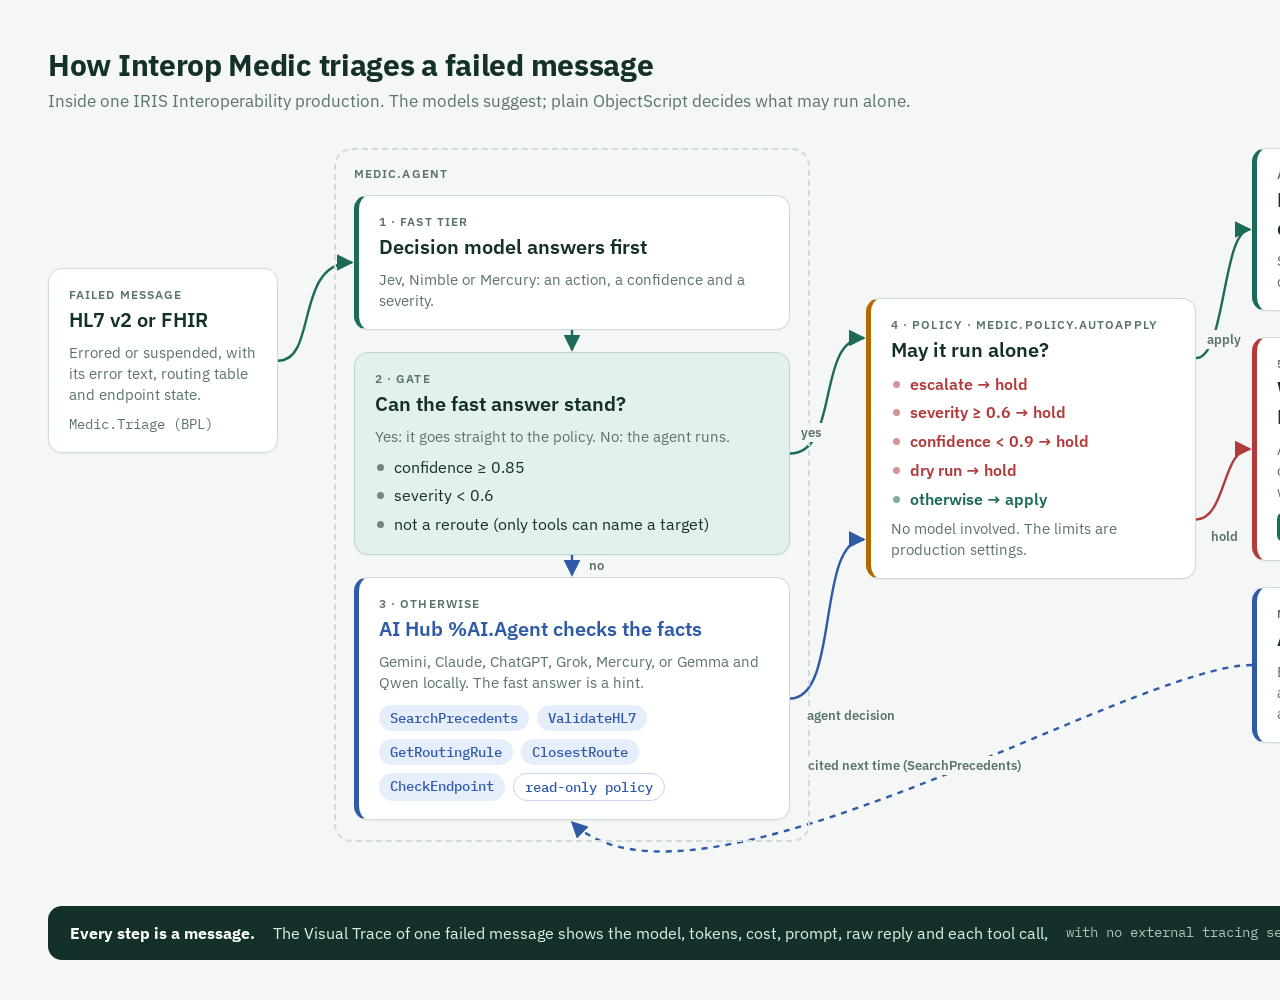
<file: docs/media/how-it-works.html>
<!doctype html>
<!-- Source of docs/media/how-it-works.png. Render it 1600 px wide at 2x in headless Chrome and
     screenshot the body. Keep it in step with Medic.Process.Triage, Medic.Operation.Agent and
     Medic.Policy.AutoApply. -->
<html lang="en">
<head>
<meta charset="utf-8">
<title>Interop Medic: how it works</title>
<link rel="stylesheet" href="https://fonts.googleapis.com/css2?family=IBM+Plex+Sans:wght@400;500;600;700&family=IBM+Plex+Mono:wght@400;500&display=swap">
<style>
:root {
  --bg: #f4f7f6; --card: #ffffff; --ink: #14302a; --muted: #5b736d; --line: #cfdcd7;
  --teal: #1c6b58; --teal-soft: #e3f1ec; --ai: #2f5aa8; --ai-soft: #e7eefb;
  --amber: #b26a00; --red: #b23a3a;
  --sans: "IBM Plex Sans", "Segoe UI", sans-serif; --mono: "IBM Plex Mono", Consolas, monospace;
}
* { box-sizing: border-box; margin: 0; }
body { width: 1600px; background: var(--bg); color: var(--ink); font: 400 17px/1.4 var(--sans); padding: 44px 48px 40px; }
h1 { font-size: 30px; font-weight: 700; letter-spacing: -0.01em; }
.sub { color: var(--muted); font-size: 17px; margin-top: 4px; }
.stage { position: relative; display: grid; grid-template-columns: 230px 1fr 330px 300px; gap: 56px; margin-top: 34px; align-items: start; }
svg.wires { position: absolute; inset: 0; width: 100%; height: 100%; overflow: visible; pointer-events: none; }
.card { position: relative; background: var(--card); border: 1px solid var(--line); border-radius: 14px; padding: 18px 20px; box-shadow: 0 1px 2px rgba(20,48,42,.06); }
.eyebrow { font: 600 12px var(--sans); letter-spacing: .09em; text-transform: uppercase; color: var(--muted); }
.title { font-size: 20px; font-weight: 600; margin-top: 4px; }
.mono { font-family: var(--mono); font-size: 14px; color: var(--muted); }
.note { color: var(--muted); font-size: 15px; margin-top: 8px; }
.group { position: relative; border: 2px dashed var(--line); border-radius: 18px; padding: 16px 18px 20px; display: grid; gap: 22px; }
.group > .eyebrow { margin-bottom: -8px; }
.fast { border-left: 5px solid var(--teal); }
.gate { background: var(--teal-soft); border-color: #b9d9cd; }
.gate ul, .policy ul { list-style: none; padding: 0; margin-top: 10px; display: grid; gap: 7px; font-size: 15.5px; }
.gate li::before, .policy li::before { content: ""; display: inline-block; width: 7px; height: 7px; border-radius: 50%; background: currentColor; margin: 0 10px 2px 2px; opacity: .55; }
.agent { border-left: 5px solid var(--ai); }
.agent .title { color: var(--ai); }
.tools { display: flex; flex-wrap: wrap; gap: 8px; margin-top: 12px; }
.chip { font: 500 13.5px var(--mono); background: var(--ai-soft); color: var(--ai); border-radius: 999px; padding: 4px 11px; }
.chip.lock { background: transparent; border: 1px solid #c7d4ee; }
.policy { border-left: 5px solid var(--amber); }
.policy .hold { color: var(--red); font-weight: 600; }
.policy .go { color: var(--teal); font-weight: 600; }
.right { display: grid; gap: 26px; }
.auto { border-left: 5px solid var(--teal); }
.person { border-left: 5px solid var(--red); }
.person .actions { display: flex; gap: 8px; margin-top: 10px; }
.btn { font: 600 13.5px var(--sans); border-radius: 7px; padding: 5px 11px; background: var(--teal); color: #fff; }
.btn.alt { background: transparent; color: var(--teal); border: 1px solid var(--teal); }
.store { border-left: 5px solid var(--ai); }
.label { position: absolute; font: 600 13px var(--sans); color: var(--muted); background: var(--bg); padding: 1px 7px; border-radius: 6px; white-space: nowrap; }
.trace { margin-top: 64px; display: flex; gap: 18px; align-items: center; background: var(--ink); color: #e4efeb; border-radius: 14px; padding: 16px 22px; font-size: 16px; }
.trace b { color: #fff; }
.trace .mono { color: #a9c4bc; }
</style>
</head>
<body>
<h1>How Interop Medic triages a failed message</h1>
<p class="sub">Inside one IRIS Interoperability production. The models suggest; plain ObjectScript decides what may run alone.</p>

<div class="stage" id="stage">
  <svg class="wires" id="wires" aria-hidden="true"></svg>

  <div class="card" id="msg" style="margin-top:120px">
    <div class="eyebrow">Failed message</div>
    <div class="title">HL7 v2 or FHIR</div>
    <p class="note">Errored or suspended, with its error text, routing table and endpoint state.</p>
    <p class="mono" style="margin-top:10px">Medic.Triage (BPL)</p>
  </div>

  <div class="group" id="agentgroup">
    <div class="eyebrow">Medic.Agent</div>
    <div class="card fast" id="fast">
      <div class="eyebrow">1 · Fast tier</div>
      <div class="title">Decision model answers first</div>
      <p class="note">Jev, Nimble or Mercury: an action, a confidence and a severity.</p>
    </div>
    <div class="card gate" id="gate">
      <div class="eyebrow">2 · Gate</div>
      <div class="title">Can the fast answer stand?</div>
      <p class="note">Yes: it goes straight to the policy. No: the agent runs.</p>
      <ul>
        <li>confidence ≥ 0.85</li>
        <li>severity &lt; 0.6</li>
        <li>not a reroute (only tools can name a target)</li>
      </ul>
    </div>
    <div class="card agent" id="agent">
      <div class="eyebrow">3 · Otherwise</div>
      <div class="title">AI Hub %AI.Agent checks the facts</div>
      <p class="note">Gemini, Claude, ChatGPT, Grok, Mercury, or Gemma and Qwen locally. The fast answer is a hint.</p>
      <div class="tools">
        <span class="chip">SearchPrecedents</span><span class="chip">ValidateHL7</span>
        <span class="chip">GetRoutingRule</span><span class="chip">ClosestRoute</span><span class="chip">CheckEndpoint</span>
        <span class="chip lock">read-only policy</span>
      </div>
    </div>
  </div>

  <div class="card policy" id="policy" style="margin-top:150px">
    <div class="eyebrow">4 · Policy · Medic.Policy.AutoApply</div>
    <div class="title">May it run alone?</div>
    <ul>
      <li class="hold">escalate → hold</li>
      <li class="hold">severity ≥ 0.6 → hold</li>
      <li class="hold">confidence &lt; 0.9 → hold</li>
      <li class="hold">dry run → hold</li>
      <li class="go">otherwise → apply</li>
    </ul>
    <p class="note">No model involved. The limits are production settings.</p>
  </div>

  <div class="right">
    <div class="card auto" id="auto">
      <div class="eyebrow">Applied alone</div>
      <div class="title">Resend, fix, reroute, quarantine</div>
      <p class="note">Simulated in the demo: nothing downstream exists.</p>
    </div>
    <div class="card person" id="person">
      <div class="eyebrow">5 · Held for a person</div>
      <div class="title">Workflow task for Medic.Reviewers</div>
      <p class="note">Answer in the IRIS Workflow inbox or on the page. Whoever decides first wins.</p>
      <div class="actions"><span class="btn">Approve</span><span class="btn alt">Escalate</span><span class="btn alt">Quarantine</span></div>
    </div>
    <div class="card store" id="store">
      <div class="eyebrow">Memory</div>
      <div class="title">Audit trail and precedents</div>
      <p class="note">Each case a person decides goes into an IRIS Vector Search store that the agent searches next time.</p>
    </div>
  </div>
</div>

<div class="trace">
  <b>Every step is a message.</b>
  <span>The Visual Trace of one failed message shows the model, tokens, cost, prompt, raw reply and each tool call,</span>
  <span class="mono">with no external tracing service</span>
</div>

<script>
// Draw the connecting arrows from the laid-out boxes.
const stage = document.getElementById('stage');
const svg = document.getElementById('wires');
const NS = 'http://www.w3.org/2000/svg';
const box = (id) => { const r = document.getElementById(id).getBoundingClientRect(), s = stage.getBoundingClientRect(); return { l: r.left - s.left, r: r.right - s.left, t: r.top - s.top, b: r.bottom - s.top, cx: (r.left + r.right) / 2 - s.left, cy: (r.top + r.bottom) / 2 - s.top }; };
function draw() {
  svg.innerHTML = `<defs>${['teal', 'ai', 'red'].map((c) => `<marker id="m-${c}" viewBox="0 0 10 10" refX="9" refY="5" markerWidth="7" markerHeight="7" orient="auto"><path d="M0,0 L10,5 L0,10 z" fill="var(--${c})"/></marker>`).join('')}</defs>`;
  stage.querySelectorAll('.label').forEach((el) => el.remove());
  const wire = (d, color, dash, label, lx, ly) => {
    const p = document.createElementNS(NS, 'path');
    p.setAttribute('d', d); p.setAttribute('fill', 'none'); p.setAttribute('stroke', `var(--${color})`);
    p.setAttribute('stroke-width', '2.4'); p.setAttribute('marker-end', `url(#m-${color})`);
    if (dash) p.setAttribute('stroke-dasharray', '6 6');
    svg.appendChild(p);
    if (label) { const el = document.createElement('span'); el.className = 'label'; el.textContent = label; el.style.left = lx + 'px'; el.style.top = ly + 'px'; stage.appendChild(el); }
  };
  const msg = box('msg'), fast = box('fast'), gate = box('gate'), agent = box('agent'), pol = box('policy'), auto = box('auto'), per = box('person'), store = box('store'), grp = box('agentgroup');
  wire(`M${msg.r},${msg.cy} C${msg.r + 40},${msg.cy} ${fast.l - 60},${fast.cy} ${fast.l - 2},${fast.cy}`, 'teal');
  wire(`M${fast.cx},${fast.b} L${gate.cx},${gate.t - 2}`, 'teal');
  wire(`M${gate.cx},${gate.b} L${agent.cx},${agent.t - 2}`, 'ai', false, 'no', gate.cx + 10, gate.b + 1);
  wire(`M${gate.r},${gate.cy} C${grp.r + 30},${gate.cy} ${pol.l - 50},${pol.t + 40} ${pol.l - 2},${pol.t + 40}`, 'teal', false, 'yes', gate.r + 4, gate.cy - 30);
  wire(`M${agent.r},${agent.cy} C${grp.r + 30},${agent.cy} ${pol.l - 50},${pol.b - 40} ${pol.l - 2},${pol.b - 40}`, 'ai', false, 'agent decision', grp.r - 10, agent.cy + 8);
  wire(`M${pol.r},${pol.t + 60} C${pol.r + 30},${pol.t + 60} ${auto.l - 30},${auto.cy} ${auto.l - 2},${auto.cy}`, 'teal', false, 'apply', pol.r + 4, pol.t + 32);
  wire(`M${pol.r},${pol.b - 60} C${pol.r + 30},${pol.b - 60} ${per.l - 30},${per.cy} ${per.l - 2},${per.cy}`, 'red', false, 'hold', pol.r + 8, pol.b - 52);
  wire(`M${per.cx},${per.b} L${store.cx},${store.t - 2}`, 'red');
  wire(`M${store.l},${store.cy} C${store.l - 120},${store.cy} ${agent.cx + 120},${agent.b + 120} ${agent.cx},${agent.b + 2}`, 'ai', true);
  // Label the dashed return arrow at its middle, just above the line.
  const back = svg.lastElementChild, mid = back.getPointAtLength(back.getTotalLength() / 2);
  const tag = document.createElement('span'); tag.className = 'label'; tag.textContent = 'cited next time (SearchPrecedents)';
  stage.appendChild(tag); tag.style.left = (mid.x - tag.offsetWidth / 2) + 'px'; tag.style.top = (mid.y - 30) + 'px';
  document.body.dataset.ready = '1';
}
document.fonts.ready.then(draw);
</script>
</body>
</html>
</file>
